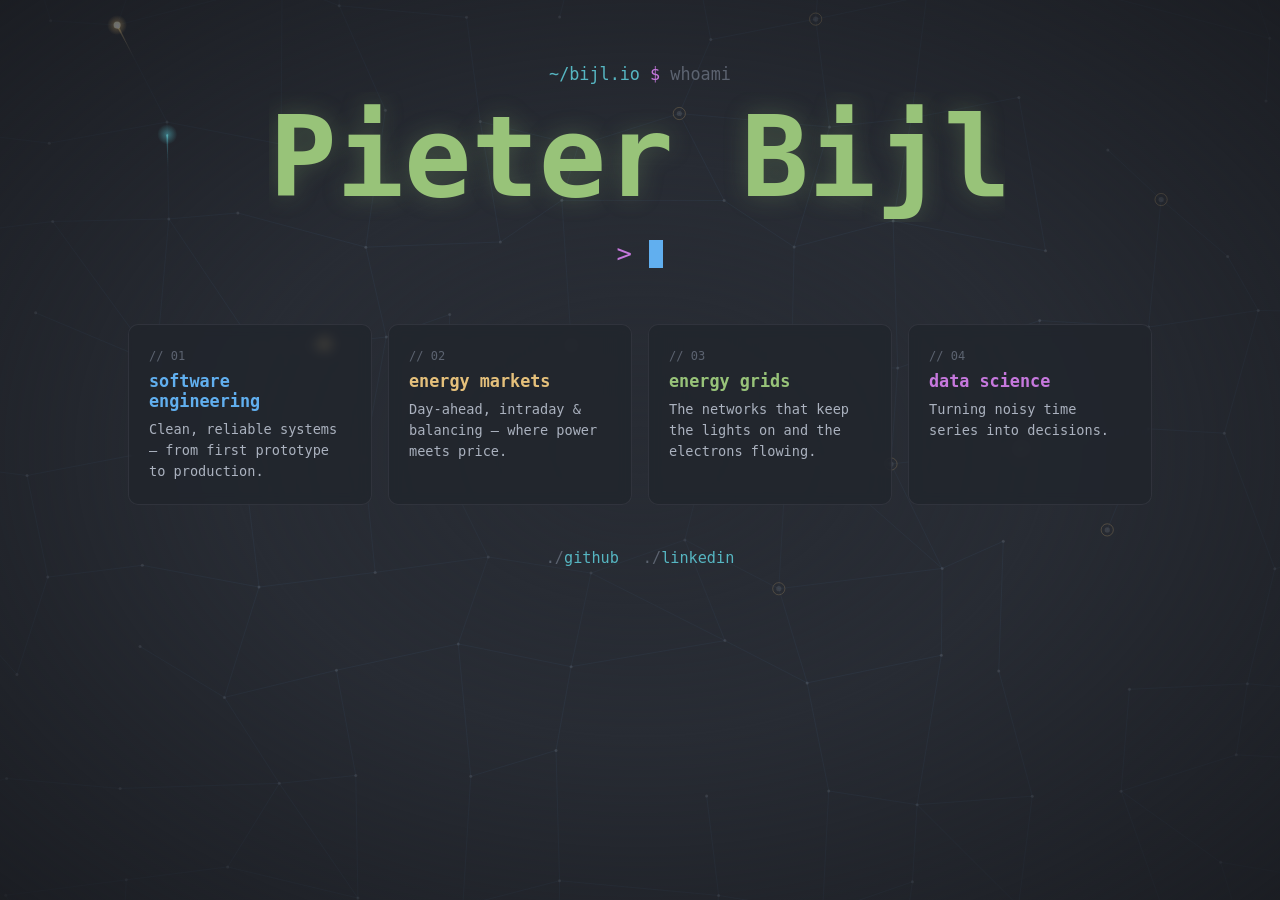
<file: index.html>
<!DOCTYPE html>
<html lang="en">

<head>
    <meta charset="UTF-8">
    <meta name="viewport" content="width=device-width, initial-scale=1.0">
    <title>Pieter Bijl</title>
    <meta name="description" content="Pieter Bijl — software engineer working on energy markets, energy grids and data science.">
    <meta name="theme-color" content="#282C34">
    <link rel="icon" type="image/x-icon" href="assets/favicon.png">
    <link rel="stylesheet" href="style.css">
    <script src="main.js" defer></script>
</head>

<body>
    <canvas id="grid" aria-hidden="true"></canvas>

    <main class="hero">
        <p class="prompt"><span class="path">~/bijl.io</span> <span class="dollar">$</span> whoami</p>

        <h1>Pieter Bijl</h1>

        <p class="role" aria-label="Software engineer — energy markets, energy grids, data science">
            <span class="gt">&gt;</span> <span id="role" aria-hidden="true"></span><span class="caret" aria-hidden="true"></span>
        </p>

        <ul class="focus">
            <li class="card" style="--i: 0">
                <span class="tag">// 01</span>
                <h2>software engineering</h2>
                <p>Clean, reliable systems — from first prototype to production.</p>
            </li>
            <li class="card" style="--i: 1">
                <span class="tag">// 02</span>
                <h2>energy markets</h2>
                <p>Day-ahead, intraday &amp; balancing — where power meets price.</p>
            </li>
            <li class="card" style="--i: 2">
                <span class="tag">// 03</span>
                <h2>energy grids</h2>
                <p>The networks that keep the lights on and the electrons flowing.</p>
            </li>
            <li class="card" style="--i: 3">
                <span class="tag">// 04</span>
                <h2>data science</h2>
                <p>Turning noisy time series into decisions.</p>
            </li>
        </ul>

        <nav class="links">
            <a href="https://github.com/bijlpieter" target="_blank" rel="noopener">github</a>
            <a href="https://www.linkedin.com/in/bijl-pieter/" target="_blank" rel="noopener">linkedin</a>
        </nav>
    </main>
</body>

</html>
</file>
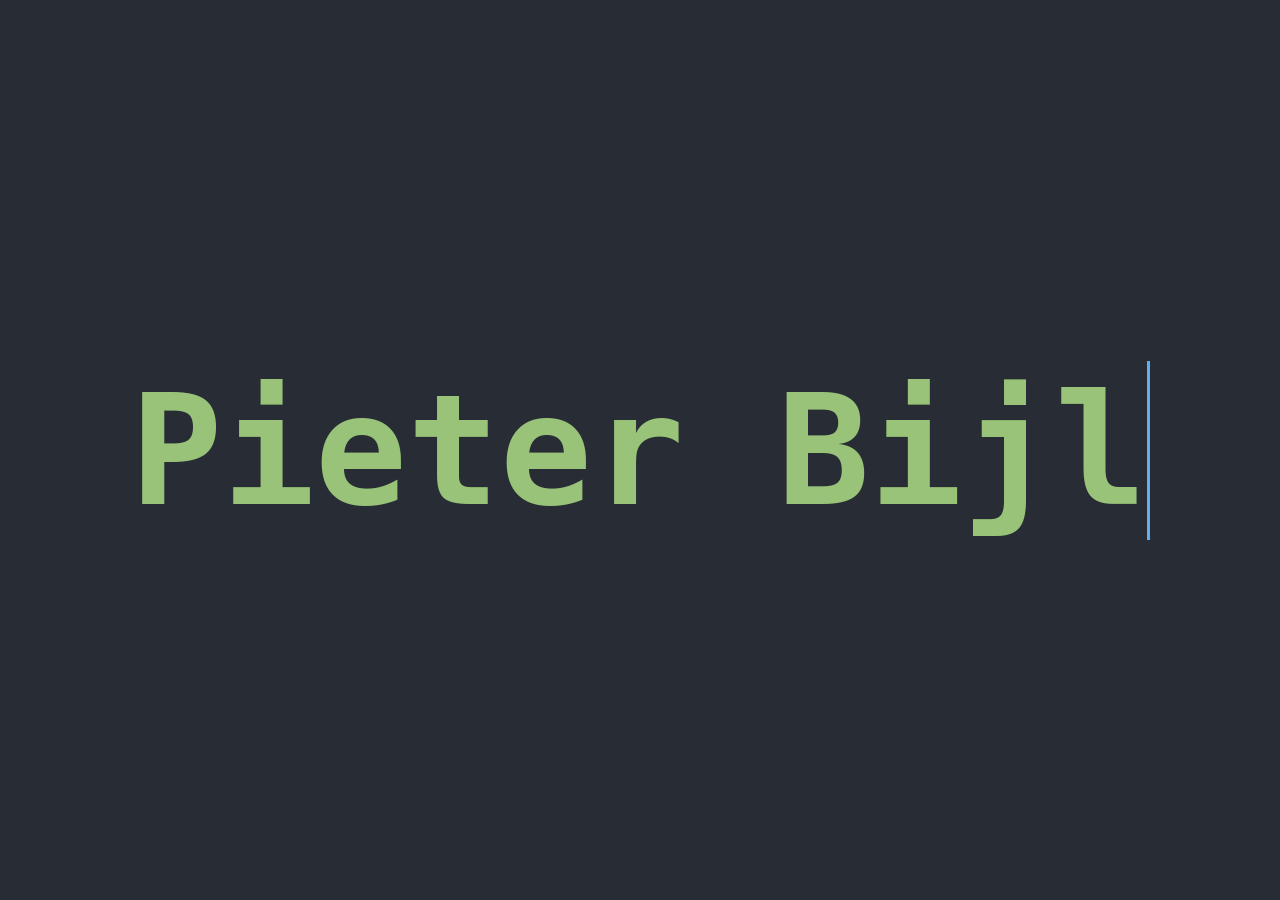
<file: src/index.html>
<!DOCTYPE html>
<html lang="en">

<head>
    <meta charset="UTF-8">
    <meta name="viewport" content="width=device-width, initial-scale=1.0">
    <title>Pieter Bijl</title>
    <link rel="icon" type="image/x-icon" href="assets/favicon.png">
    <link rel="stylesheet" href="style.css">
</head>

<body>
    <h1>Pieter Bijl</h1>
</body>

</html>
</file>
<file: style.css>
:root {
    --bg: #282C34;
    --bg-card: rgba(33, 37, 43, 0.72);
    --fg: #ABB2BF;
    --dim: #5C6370;
    --green: #98C379;
    --blue: #61AFEF;
    --yellow: #E5C07B;
    --purple: #C678DD;
    --cyan: #56B6C2;
    --mono: ui-monospace, "SFMono-Regular", "Cascadia Code", "JetBrains Mono", Menlo, Consolas, monospace;
}

*,
*::before,
*::after {
    box-sizing: border-box;
}

html,
body {
    margin: 0;
    background-color: var(--bg);
    color: var(--fg);
    font-family: var(--mono);
}

body {
    min-height: 100dvh;
    min-height: -webkit-fill-available;
    display: flex;
    justify-content: center;
    align-items: center;
    overflow-x: hidden;
}

/* ---------- background power grid ---------- */

#grid {
    position: fixed;
    inset: 0;
    width: 100%;
    height: 100%;
    z-index: 0;
    opacity: 0;
    animation: fade-in 2.5s ease-out 0.3s forwards;
}

/* soft vignette so the text stays readable */
body::after {
    content: "";
    position: fixed;
    inset: 0;
    z-index: 0;
    pointer-events: none;
    background: radial-gradient(ellipse at center, rgba(40, 44, 52, 0.55) 0%, rgba(40, 44, 52, 0) 45%, rgba(24, 26, 31, 0.8) 100%);
}

/* ---------- hero ---------- */

.hero {
    position: relative;
    z-index: 1;
    width: min(64rem, 100% - 2.5rem);
    padding: 4rem 0;
    display: flex;
    flex-direction: column;
    align-items: center;
    text-align: center;
}

.prompt {
    margin: 0 0 0.5rem;
    font-size: clamp(0.85rem, 1.6vw, 1.05rem);
    color: var(--dim);
    opacity: 0;
    animation: fade-up 0.6s ease-out forwards;
}

.prompt .path {
    color: var(--cyan);
}

.prompt .dollar {
    color: var(--purple);
}

h1 {
    margin: 0;
    font-size: clamp(2.6rem, 10vw, 7rem);
    font-weight: 700;
    color: var(--green);
    white-space: nowrap;
    overflow: hidden;
    width: 0;
    border-right: 0.06em solid var(--blue);
    text-shadow: 0 0 24px rgba(152, 195, 121, 0.25);
    animation:
        typing 1.8s steps(11, end) 0.5s forwards,
        blink-caret 0.75s step-end 4,
        caret-off 0.01s 3s forwards;
}

.role {
    margin: 1rem 0 0;
    min-height: 1.5em;
    font-size: clamp(1rem, 2.6vw, 1.6rem);
    color: var(--fg);
    opacity: 0;
    animation: fade-in 0.4s ease-out 2.5s forwards;
}

.role .gt {
    color: var(--purple);
}

#role {
    color: var(--yellow);
}

.caret {
    display: inline-block;
    width: 0.55em;
    height: 1.1em;
    margin-left: 2px;
    vertical-align: text-bottom;
    background: var(--blue);
    animation: blink 1s step-end infinite;
}

/* ---------- focus cards ---------- */

.focus {
    list-style: none;
    margin: 3rem 0 0;
    padding: 0;
    width: 100%;
    display: grid;
    grid-template-columns: repeat(auto-fit, minmax(min(13rem, 100%), 1fr));
    gap: 1rem;
}

.card {
    --x: 50%;
    --y: 50%;
    position: relative;
    padding: 1.25rem 1.25rem 1.4rem;
    text-align: left;
    background: var(--bg-card);
    border: 1px solid rgba(171, 178, 191, 0.1);
    border-radius: 10px;
    backdrop-filter: blur(6px);
    -webkit-backdrop-filter: blur(6px);
    overflow: hidden;
    opacity: 0;
    transform: translateY(16px);
    animation: fade-up 0.7s cubic-bezier(.2, .7, .2, 1) calc(3s + var(--i) * 0.12s) forwards;
    transition: border-color 0.3s, box-shadow 0.3s, translate 0.3s;
}

/* glow that follows the cursor */
.card::before {
    content: "";
    position: absolute;
    inset: 0;
    border-radius: inherit;
    pointer-events: none;
    background: radial-gradient(260px circle at var(--x) var(--y), rgba(97, 175, 239, 0.16), transparent 60%);
    opacity: 0;
    transition: opacity 0.3s;
}

.card:hover {
    border-color: rgba(97, 175, 239, 0.45);
    box-shadow: 0 10px 30px -12px rgba(97, 175, 239, 0.35);
    translate: 0 -4px;
}

.card:hover::before {
    opacity: 1;
}

.card .tag {
    font-size: 0.75rem;
    color: var(--dim);
}

.card h2 {
    margin: 0.4rem 0 0.5rem;
    font-size: 1.05rem;
    color: var(--blue);
}

.card:nth-child(2) h2 {
    color: var(--yellow);
}

.card:nth-child(3) h2 {
    color: var(--green);
}

.card:nth-child(4) h2 {
    color: var(--purple);
}

.card p {
    margin: 0;
    font-size: 0.85rem;
    line-height: 1.55;
    color: var(--fg);
}

/* ---------- links ---------- */

.links {
    margin-top: 2.5rem;
    display: flex;
    gap: 1.5rem;
    opacity: 0;
    animation: fade-in 0.8s ease-out 3.6s forwards;
}

.links a {
    position: relative;
    color: var(--cyan);
    text-decoration: none;
    font-size: 0.95rem;
    padding: 0.25rem 0;
}

.links a::before {
    content: "./";
    color: var(--dim);
}

.links a::after {
    content: "";
    position: absolute;
    left: 0;
    bottom: 0;
    width: 100%;
    height: 1px;
    background: currentColor;
    transform: scaleX(0);
    transform-origin: right;
    transition: transform 0.3s ease;
}

.links a:hover::after,
.links a:focus-visible::after {
    transform: scaleX(1);
    transform-origin: left;
}

/* ---------- keyframes ---------- */

@keyframes typing {
    from {
        width: 0;
    }

    to {
        width: 11ch;
    }
}

@keyframes blink-caret {

    from,
    to {
        border-color: transparent;
    }

    50% {
        border-color: var(--blue);
    }
}

@keyframes caret-off {
    to {
        border-color: transparent;
    }
}

@keyframes blink {
    50% {
        opacity: 0;
    }
}

@keyframes fade-in {
    to {
        opacity: 1;
    }
}

@keyframes fade-up {
    from {
        opacity: 0;
        transform: translateY(16px);
    }

    to {
        opacity: 1;
        transform: none;
    }
}

/* ---------- accessibility ---------- */

@media (prefers-reduced-motion: reduce) {

    *,
    *::before,
    *::after {
        animation: none !important;
        transition: none !important;
    }

    #grid,
    .prompt,
    .role,
    .card,
    .links {
        opacity: 1;
        transform: none;
    }

    h1 {
        width: 11ch;
        border-color: transparent;
    }
}
</file>
<file: src/style.css>
body {
    display: flex;
    justify-content: center;
    align-items: center;
    height: 100vh;
    background-color: #282C34;
    color: #98C379;
    font-size: clamp(5vw, 6vw, 15vh);
    margin: 0;
}

h1 {
    font-family: monospace;
    border-right: 0.04ch solid #61AFEF;
    white-space: nowrap;
    overflow: hidden;
    width: 0;
    animation: typing 2s steps(11, end) 1 forwards, blink-caret 1.5s step-end infinite 2s;
}

@keyframes typing {
    from {
        width: 0;
    }

    to {
        width: 11ch;
    }
}

@keyframes blink-caret {

    from,
    to {
        border-color: transparent;
    }

    50% {
        border-color: #61AFEF;
    }
}
</file>
